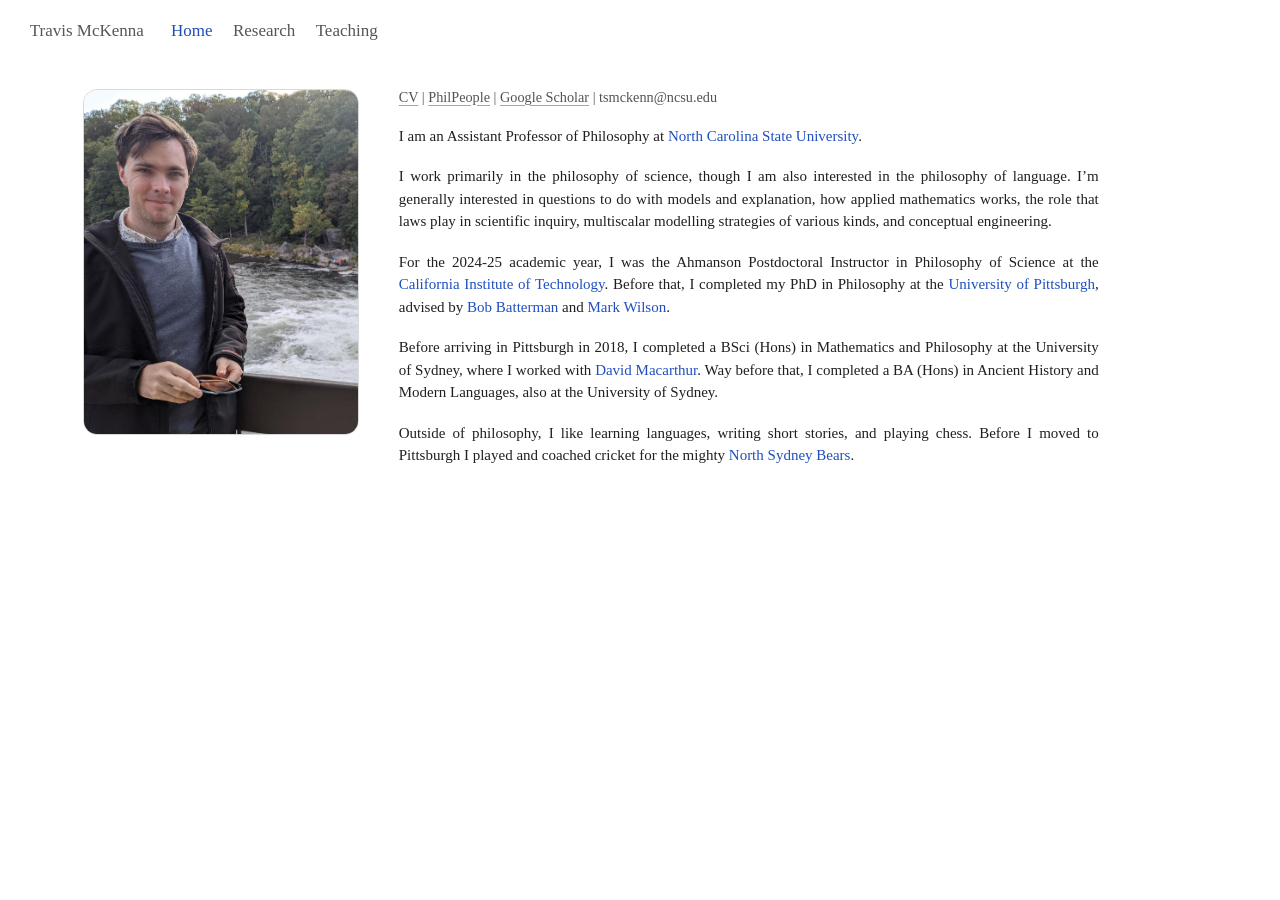
<file: index.html>
<!DOCTYPE html>
<html xmlns="http://www.w3.org/1999/xhtml" lang="en" xml:lang="en"><head>

<meta charset="utf-8">
<meta name="generator" content="quarto-1.8.27">

<meta name="viewport" content="width=device-width, initial-scale=1.0, user-scalable=yes">


<title>Travis McKenna</title>
<style>
code{white-space: pre-wrap;}
span.smallcaps{font-variant: small-caps;}
div.columns{display: flex; gap: min(4vw, 1.5em);}
div.column{flex: auto; overflow-x: auto;}
div.hanging-indent{margin-left: 1.5em; text-indent: -1.5em;}
ul.task-list{list-style: none;}
ul.task-list li input[type="checkbox"] {
  width: 0.8em;
  margin: 0 0.8em 0.2em -1em; /* quarto-specific, see https://github.com/quarto-dev/quarto-cli/issues/4556 */ 
  vertical-align: middle;
}
</style>


<script src="site_libs/quarto-nav/quarto-nav.js"></script>
<script src="site_libs/quarto-nav/headroom.min.js"></script>
<link href="./favicon.ico" rel="icon">
<script src="site_libs/clipboard/clipboard.min.js"></script>
<script src="site_libs/quarto-html/quarto.js" type="module"></script>
<script src="site_libs/quarto-html/tabsets/tabsets.js" type="module"></script>
<script src="site_libs/quarto-html/axe/axe-check.js" type="module"></script>
<script src="site_libs/quarto-html/popper.min.js"></script>
<script src="site_libs/quarto-html/tippy.umd.min.js"></script>
<script src="site_libs/quarto-html/anchor.min.js"></script>
<link href="site_libs/quarto-html/tippy.css" rel="stylesheet">
<link href="site_libs/quarto-html/quarto-syntax-highlighting-ed96de9b727972fe78a7b5d16c58bf87.css" rel="stylesheet" id="quarto-text-highlighting-styles">
<script src="site_libs/bootstrap/bootstrap.min.js"></script>
<link href="site_libs/bootstrap/bootstrap-icons.css" rel="stylesheet">
<link href="site_libs/bootstrap/bootstrap-61cd70adf5b8c1949b18c0fe842f1883.min.css" rel="stylesheet" append-hash="true" id="quarto-bootstrap" data-mode="light">
<script id="quarto-search-options" type="application/json">{
  "language": {
    "search-no-results-text": "No results",
    "search-matching-documents-text": "matching documents",
    "search-copy-link-title": "Copy link to search",
    "search-hide-matches-text": "Hide additional matches",
    "search-more-match-text": "more match in this document",
    "search-more-matches-text": "more matches in this document",
    "search-clear-button-title": "Clear",
    "search-text-placeholder": "",
    "search-detached-cancel-button-title": "Cancel",
    "search-submit-button-title": "Submit",
    "search-label": "Search"
  }
}</script>


<link rel="stylesheet" href="styles.css">
</head>

<body class="nav-fixed fullcontent quarto-light">

<div id="quarto-search-results"></div>
  <header id="quarto-header" class="headroom fixed-top">
    <nav class="navbar navbar-expand-lg " data-bs-theme="dark">
      <div class="navbar-container container-fluid">
      <div class="navbar-brand-container mx-auto">
    <a class="navbar-brand" href="./index.html">
    <span class="navbar-title">Travis McKenna</span>
    </a>
  </div>
          <button class="navbar-toggler" type="button" data-bs-toggle="collapse" data-bs-target="#navbarCollapse" aria-controls="navbarCollapse" role="menu" aria-expanded="false" aria-label="Toggle navigation" onclick="if (window.quartoToggleHeadroom) { window.quartoToggleHeadroom(); }">
  <span class="navbar-toggler-icon"></span>
</button>
          <div class="collapse navbar-collapse" id="navbarCollapse">
            <ul class="navbar-nav navbar-nav-scroll me-auto">
  <li class="nav-item">
    <a class="nav-link active" href="./index.html" aria-current="page"> 
<span class="menu-text">Home</span></a>
  </li>  
  <li class="nav-item">
    <a class="nav-link" href="./research.html"> 
<span class="menu-text">Research</span></a>
  </li>  
  <li class="nav-item">
    <a class="nav-link" href="./teaching.html"> 
<span class="menu-text">Teaching</span></a>
  </li>  
</ul>
          </div> <!-- /navcollapse -->
            <div class="quarto-navbar-tools">
</div>
      </div> <!-- /container-fluid -->
    </nav>
</header>
<!-- content -->
<div id="quarto-content" class="quarto-container page-columns page-rows-contents page-layout-article page-navbar">
<!-- sidebar -->
<!-- margin-sidebar -->
    
<!-- main -->
<main class="content" id="quarto-document-content"><header id="title-block-header" class="quarto-title-block"></header>




<div class="home-hero">
<div class="columns">
<div class="column" style="width:25%;">
<p><img src="images/headshot.jpeg" class="headshot img-fluid"></p>
</div><div class="column" style="width:75%;">
<div class="home-links">
<p><a href="files/CV.pdf">CV</a> | <a href="https://philpeople.org/profiles/travis-mckenna">PhilPeople</a> | <a href="https://scholar.google.com/citations?user=3LP8fyIAAAAJ&amp;hl=en">Google Scholar</a> | tsmckenn@ncsu.edu</p>
</div>
<p>I am an Assistant Professor of Philosophy at <a href="https://philrel.chass.ncsu.edu/">North Carolina State University</a>.</p>
<p>I work primarily in the philosophy of science, though I am also interested in the philosophy of language. I’m generally interested in questions to do with models and explanation, how applied mathematics works, the role that laws play in scientific inquiry, multiscalar modelling strategies of various kinds, and conceptual engineering.</p>
<p>For the 2024-25 academic year, I was the Ahmanson Postdoctoral Instructor in Philosophy of Science at the <a href="https://www.hss.caltech.edu/undergraduate-studies/philosophy">California Institute of Technology</a>. Before that, I completed my PhD in Philosophy at the <a href="https://www.philosophy.pitt.edu/">University of Pittsburgh</a>, advised by <a href="https://sites.pitt.edu/~rbatterm/">Bob Batterman</a> and <a href="https://www.philosophy.pitt.edu/people/mwilson">Mark Wilson</a>.</p>
<p>Before arriving in Pittsburgh in 2018, I completed a BSci (Hons) in Mathematics and Philosophy at the University of Sydney, where I worked with <a href="https://www.sydney.edu.au/arts/about/our-people/academic-staff/david-macarthur.html">David Macarthur</a>. Way before that, I completed a BA (Hons) in Ancient History and Modern Languages, also at the University of Sydney.</p>
<p>Outside of philosophy, I like learning languages, writing short stories, and playing chess. Before I moved to Pittsburgh I played and coached cricket for the mighty <a href="https://www.northsydneycc.com.au/">North Sydney Bears</a>.</p>
</div>
</div>


</div>

</main> <!-- /main -->
<script>
document.addEventListener("DOMContentLoaded", function () {
  const toggles = document.querySelectorAll(".abstract-toggle, .course-toggle");

  toggles.forEach((toggle) => {
    toggle.addEventListener("click", function (e) {
      e.preventDefault();

      // Find the nearest container (.pub or .course), then find the content inside it
      const container = toggle.closest(".pub, .course");
      if (!container) return;

      const content = container.querySelector(".abstract-content, .course-content");
      if (!content) return;

      content.style.display =
        content.style.display === "none" || content.style.display === ""
          ? "block"
          : "none";
    });
  });
});
</script>
<script id="quarto-html-after-body" type="application/javascript">
  window.document.addEventListener("DOMContentLoaded", function (event) {
    const icon = "";
    const anchorJS = new window.AnchorJS();
    anchorJS.options = {
      placement: 'right',
      icon: icon
    };
    anchorJS.add('.anchored');
    const isCodeAnnotation = (el) => {
      for (const clz of el.classList) {
        if (clz.startsWith('code-annotation-')) {                     
          return true;
        }
      }
      return false;
    }
    const onCopySuccess = function(e) {
      // button target
      const button = e.trigger;
      // don't keep focus
      button.blur();
      // flash "checked"
      button.classList.add('code-copy-button-checked');
      var currentTitle = button.getAttribute("title");
      button.setAttribute("title", "Copied!");
      let tooltip;
      if (window.bootstrap) {
        button.setAttribute("data-bs-toggle", "tooltip");
        button.setAttribute("data-bs-placement", "left");
        button.setAttribute("data-bs-title", "Copied!");
        tooltip = new bootstrap.Tooltip(button, 
          { trigger: "manual", 
            customClass: "code-copy-button-tooltip",
            offset: [0, -8]});
        tooltip.show();    
      }
      setTimeout(function() {
        if (tooltip) {
          tooltip.hide();
          button.removeAttribute("data-bs-title");
          button.removeAttribute("data-bs-toggle");
          button.removeAttribute("data-bs-placement");
        }
        button.setAttribute("title", currentTitle);
        button.classList.remove('code-copy-button-checked');
      }, 1000);
      // clear code selection
      e.clearSelection();
    }
    const getTextToCopy = function(trigger) {
      const outerScaffold = trigger.parentElement.cloneNode(true);
      const codeEl = outerScaffold.querySelector('code');
      for (const childEl of codeEl.children) {
        if (isCodeAnnotation(childEl)) {
          childEl.remove();
        }
      }
      return codeEl.innerText;
    }
    const clipboard = new window.ClipboardJS('.code-copy-button:not([data-in-quarto-modal])', {
      text: getTextToCopy
    });
    clipboard.on('success', onCopySuccess);
    if (window.document.getElementById('quarto-embedded-source-code-modal')) {
      const clipboardModal = new window.ClipboardJS('.code-copy-button[data-in-quarto-modal]', {
        text: getTextToCopy,
        container: window.document.getElementById('quarto-embedded-source-code-modal')
      });
      clipboardModal.on('success', onCopySuccess);
    }
      var localhostRegex = new RegExp(/^(?:http|https):\/\/localhost\:?[0-9]*\//);
      var mailtoRegex = new RegExp(/^mailto:/);
        var filterRegex = new RegExp('/' + window.location.host + '/');
      var isInternal = (href) => {
          return filterRegex.test(href) || localhostRegex.test(href) || mailtoRegex.test(href);
      }
      // Inspect non-navigation links and adorn them if external
     var links = window.document.querySelectorAll('a[href]:not(.nav-link):not(.navbar-brand):not(.toc-action):not(.sidebar-link):not(.sidebar-item-toggle):not(.pagination-link):not(.no-external):not([aria-hidden]):not(.dropdown-item):not(.quarto-navigation-tool):not(.about-link)');
      for (var i=0; i<links.length; i++) {
        const link = links[i];
        if (!isInternal(link.href)) {
          // undo the damage that might have been done by quarto-nav.js in the case of
          // links that we want to consider external
          if (link.dataset.originalHref !== undefined) {
            link.href = link.dataset.originalHref;
          }
        }
      }
    function tippyHover(el, contentFn, onTriggerFn, onUntriggerFn) {
      const config = {
        allowHTML: true,
        maxWidth: 500,
        delay: 100,
        arrow: false,
        appendTo: function(el) {
            return el.parentElement;
        },
        interactive: true,
        interactiveBorder: 10,
        theme: 'quarto',
        placement: 'bottom-start',
      };
      if (contentFn) {
        config.content = contentFn;
      }
      if (onTriggerFn) {
        config.onTrigger = onTriggerFn;
      }
      if (onUntriggerFn) {
        config.onUntrigger = onUntriggerFn;
      }
      window.tippy(el, config); 
    }
    const noterefs = window.document.querySelectorAll('a[role="doc-noteref"]');
    for (var i=0; i<noterefs.length; i++) {
      const ref = noterefs[i];
      tippyHover(ref, function() {
        // use id or data attribute instead here
        let href = ref.getAttribute('data-footnote-href') || ref.getAttribute('href');
        try { href = new URL(href).hash; } catch {}
        const id = href.replace(/^#\/?/, "");
        const note = window.document.getElementById(id);
        if (note) {
          return note.innerHTML;
        } else {
          return "";
        }
      });
    }
    const xrefs = window.document.querySelectorAll('a.quarto-xref');
    const processXRef = (id, note) => {
      // Strip column container classes
      const stripColumnClz = (el) => {
        el.classList.remove("page-full", "page-columns");
        if (el.children) {
          for (const child of el.children) {
            stripColumnClz(child);
          }
        }
      }
      stripColumnClz(note)
      if (id === null || id.startsWith('sec-')) {
        // Special case sections, only their first couple elements
        const container = document.createElement("div");
        if (note.children && note.children.length > 2) {
          container.appendChild(note.children[0].cloneNode(true));
          for (let i = 1; i < note.children.length; i++) {
            const child = note.children[i];
            if (child.tagName === "P" && child.innerText === "") {
              continue;
            } else {
              container.appendChild(child.cloneNode(true));
              break;
            }
          }
          if (window.Quarto?.typesetMath) {
            window.Quarto.typesetMath(container);
          }
          return container.innerHTML
        } else {
          if (window.Quarto?.typesetMath) {
            window.Quarto.typesetMath(note);
          }
          return note.innerHTML;
        }
      } else {
        // Remove any anchor links if they are present
        const anchorLink = note.querySelector('a.anchorjs-link');
        if (anchorLink) {
          anchorLink.remove();
        }
        if (window.Quarto?.typesetMath) {
          window.Quarto.typesetMath(note);
        }
        if (note.classList.contains("callout")) {
          return note.outerHTML;
        } else {
          return note.innerHTML;
        }
      }
    }
    for (var i=0; i<xrefs.length; i++) {
      const xref = xrefs[i];
      tippyHover(xref, undefined, function(instance) {
        instance.disable();
        let url = xref.getAttribute('href');
        let hash = undefined; 
        if (url.startsWith('#')) {
          hash = url;
        } else {
          try { hash = new URL(url).hash; } catch {}
        }
        if (hash) {
          const id = hash.replace(/^#\/?/, "");
          const note = window.document.getElementById(id);
          if (note !== null) {
            try {
              const html = processXRef(id, note.cloneNode(true));
              instance.setContent(html);
            } finally {
              instance.enable();
              instance.show();
            }
          } else {
            // See if we can fetch this
            fetch(url.split('#')[0])
            .then(res => res.text())
            .then(html => {
              const parser = new DOMParser();
              const htmlDoc = parser.parseFromString(html, "text/html");
              const note = htmlDoc.getElementById(id);
              if (note !== null) {
                const html = processXRef(id, note);
                instance.setContent(html);
              } 
            }).finally(() => {
              instance.enable();
              instance.show();
            });
          }
        } else {
          // See if we can fetch a full url (with no hash to target)
          // This is a special case and we should probably do some content thinning / targeting
          fetch(url)
          .then(res => res.text())
          .then(html => {
            const parser = new DOMParser();
            const htmlDoc = parser.parseFromString(html, "text/html");
            const note = htmlDoc.querySelector('main.content');
            if (note !== null) {
              // This should only happen for chapter cross references
              // (since there is no id in the URL)
              // remove the first header
              if (note.children.length > 0 && note.children[0].tagName === "HEADER") {
                note.children[0].remove();
              }
              const html = processXRef(null, note);
              instance.setContent(html);
            } 
          }).finally(() => {
            instance.enable();
            instance.show();
          });
        }
      }, function(instance) {
      });
    }
        let selectedAnnoteEl;
        const selectorForAnnotation = ( cell, annotation) => {
          let cellAttr = 'data-code-cell="' + cell + '"';
          let lineAttr = 'data-code-annotation="' +  annotation + '"';
          const selector = 'span[' + cellAttr + '][' + lineAttr + ']';
          return selector;
        }
        const selectCodeLines = (annoteEl) => {
          const doc = window.document;
          const targetCell = annoteEl.getAttribute("data-target-cell");
          const targetAnnotation = annoteEl.getAttribute("data-target-annotation");
          const annoteSpan = window.document.querySelector(selectorForAnnotation(targetCell, targetAnnotation));
          const lines = annoteSpan.getAttribute("data-code-lines").split(",");
          const lineIds = lines.map((line) => {
            return targetCell + "-" + line;
          })
          let top = null;
          let height = null;
          let parent = null;
          if (lineIds.length > 0) {
              //compute the position of the single el (top and bottom and make a div)
              const el = window.document.getElementById(lineIds[0]);
              top = el.offsetTop;
              height = el.offsetHeight;
              parent = el.parentElement.parentElement;
            if (lineIds.length > 1) {
              const lastEl = window.document.getElementById(lineIds[lineIds.length - 1]);
              const bottom = lastEl.offsetTop + lastEl.offsetHeight;
              height = bottom - top;
            }
            if (top !== null && height !== null && parent !== null) {
              // cook up a div (if necessary) and position it 
              let div = window.document.getElementById("code-annotation-line-highlight");
              if (div === null) {
                div = window.document.createElement("div");
                div.setAttribute("id", "code-annotation-line-highlight");
                div.style.position = 'absolute';
                parent.appendChild(div);
              }
              div.style.top = top - 2 + "px";
              div.style.height = height + 4 + "px";
              div.style.left = 0;
              let gutterDiv = window.document.getElementById("code-annotation-line-highlight-gutter");
              if (gutterDiv === null) {
                gutterDiv = window.document.createElement("div");
                gutterDiv.setAttribute("id", "code-annotation-line-highlight-gutter");
                gutterDiv.style.position = 'absolute';
                const codeCell = window.document.getElementById(targetCell);
                const gutter = codeCell.querySelector('.code-annotation-gutter');
                gutter.appendChild(gutterDiv);
              }
              gutterDiv.style.top = top - 2 + "px";
              gutterDiv.style.height = height + 4 + "px";
            }
            selectedAnnoteEl = annoteEl;
          }
        };
        const unselectCodeLines = () => {
          const elementsIds = ["code-annotation-line-highlight", "code-annotation-line-highlight-gutter"];
          elementsIds.forEach((elId) => {
            const div = window.document.getElementById(elId);
            if (div) {
              div.remove();
            }
          });
          selectedAnnoteEl = undefined;
        };
          // Handle positioning of the toggle
      window.addEventListener(
        "resize",
        throttle(() => {
          elRect = undefined;
          if (selectedAnnoteEl) {
            selectCodeLines(selectedAnnoteEl);
          }
        }, 10)
      );
      function throttle(fn, ms) {
      let throttle = false;
      let timer;
        return (...args) => {
          if(!throttle) { // first call gets through
              fn.apply(this, args);
              throttle = true;
          } else { // all the others get throttled
              if(timer) clearTimeout(timer); // cancel #2
              timer = setTimeout(() => {
                fn.apply(this, args);
                timer = throttle = false;
              }, ms);
          }
        };
      }
        // Attach click handler to the DT
        const annoteDls = window.document.querySelectorAll('dt[data-target-cell]');
        for (const annoteDlNode of annoteDls) {
          annoteDlNode.addEventListener('click', (event) => {
            const clickedEl = event.target;
            if (clickedEl !== selectedAnnoteEl) {
              unselectCodeLines();
              const activeEl = window.document.querySelector('dt[data-target-cell].code-annotation-active');
              if (activeEl) {
                activeEl.classList.remove('code-annotation-active');
              }
              selectCodeLines(clickedEl);
              clickedEl.classList.add('code-annotation-active');
            } else {
              // Unselect the line
              unselectCodeLines();
              clickedEl.classList.remove('code-annotation-active');
            }
          });
        }
    const findCites = (el) => {
      const parentEl = el.parentElement;
      if (parentEl) {
        const cites = parentEl.dataset.cites;
        if (cites) {
          return {
            el,
            cites: cites.split(' ')
          };
        } else {
          return findCites(el.parentElement)
        }
      } else {
        return undefined;
      }
    };
    var bibliorefs = window.document.querySelectorAll('a[role="doc-biblioref"]');
    for (var i=0; i<bibliorefs.length; i++) {
      const ref = bibliorefs[i];
      const citeInfo = findCites(ref);
      if (citeInfo) {
        tippyHover(citeInfo.el, function() {
          var popup = window.document.createElement('div');
          citeInfo.cites.forEach(function(cite) {
            var citeDiv = window.document.createElement('div');
            citeDiv.classList.add('hanging-indent');
            citeDiv.classList.add('csl-entry');
            var biblioDiv = window.document.getElementById('ref-' + cite);
            if (biblioDiv) {
              citeDiv.innerHTML = biblioDiv.innerHTML;
            }
            popup.appendChild(citeDiv);
          });
          return popup.innerHTML;
        });
      }
    }
  });
  </script>
</div> <!-- /content -->




</body></html>
</file>
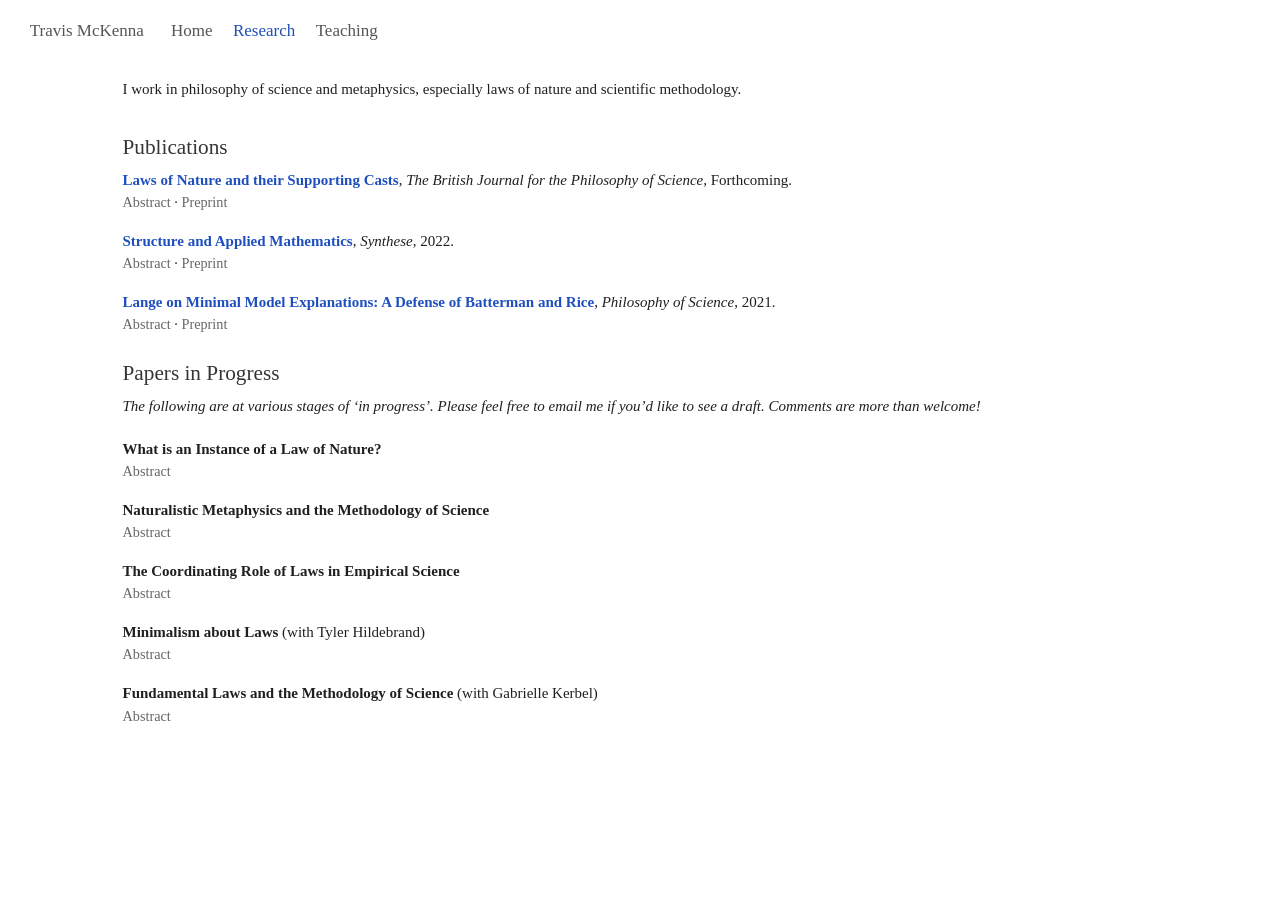
<file: research.html>
<!DOCTYPE html>
<html xmlns="http://www.w3.org/1999/xhtml" lang="en" xml:lang="en"><head>

<meta charset="utf-8">
<meta name="generator" content="quarto-1.8.27">

<meta name="viewport" content="width=device-width, initial-scale=1.0, user-scalable=yes">


<title>Research | Travis McKenna – Travis McKenna</title>
<style>
code{white-space: pre-wrap;}
span.smallcaps{font-variant: small-caps;}
div.columns{display: flex; gap: min(4vw, 1.5em);}
div.column{flex: auto; overflow-x: auto;}
div.hanging-indent{margin-left: 1.5em; text-indent: -1.5em;}
ul.task-list{list-style: none;}
ul.task-list li input[type="checkbox"] {
  width: 0.8em;
  margin: 0 0.8em 0.2em -1em; /* quarto-specific, see https://github.com/quarto-dev/quarto-cli/issues/4556 */ 
  vertical-align: middle;
}
</style>


<script src="site_libs/quarto-nav/quarto-nav.js"></script>
<script src="site_libs/quarto-nav/headroom.min.js"></script>
<link href="./favicon.ico" rel="icon">
<script src="site_libs/clipboard/clipboard.min.js"></script>
<script src="site_libs/quarto-html/quarto.js" type="module"></script>
<script src="site_libs/quarto-html/tabsets/tabsets.js" type="module"></script>
<script src="site_libs/quarto-html/axe/axe-check.js" type="module"></script>
<script src="site_libs/quarto-html/popper.min.js"></script>
<script src="site_libs/quarto-html/tippy.umd.min.js"></script>
<script src="site_libs/quarto-html/anchor.min.js"></script>
<link href="site_libs/quarto-html/tippy.css" rel="stylesheet">
<link href="site_libs/quarto-html/quarto-syntax-highlighting-ed96de9b727972fe78a7b5d16c58bf87.css" rel="stylesheet" id="quarto-text-highlighting-styles">
<script src="site_libs/bootstrap/bootstrap.min.js"></script>
<link href="site_libs/bootstrap/bootstrap-icons.css" rel="stylesheet">
<link href="site_libs/bootstrap/bootstrap-61cd70adf5b8c1949b18c0fe842f1883.min.css" rel="stylesheet" append-hash="true" id="quarto-bootstrap" data-mode="light">
<script id="quarto-search-options" type="application/json">{
  "language": {
    "search-no-results-text": "No results",
    "search-matching-documents-text": "matching documents",
    "search-copy-link-title": "Copy link to search",
    "search-hide-matches-text": "Hide additional matches",
    "search-more-match-text": "more match in this document",
    "search-more-matches-text": "more matches in this document",
    "search-clear-button-title": "Clear",
    "search-text-placeholder": "",
    "search-detached-cancel-button-title": "Cancel",
    "search-submit-button-title": "Submit",
    "search-label": "Search"
  }
}</script>


<link rel="stylesheet" href="styles.css">
</head>

<body class="nav-fixed fullcontent quarto-light">

<div id="quarto-search-results"></div>
  <header id="quarto-header" class="headroom fixed-top">
    <nav class="navbar navbar-expand-lg " data-bs-theme="dark">
      <div class="navbar-container container-fluid">
      <div class="navbar-brand-container mx-auto">
    <a class="navbar-brand" href="./index.html">
    <span class="navbar-title">Travis McKenna</span>
    </a>
  </div>
          <button class="navbar-toggler" type="button" data-bs-toggle="collapse" data-bs-target="#navbarCollapse" aria-controls="navbarCollapse" role="menu" aria-expanded="false" aria-label="Toggle navigation" onclick="if (window.quartoToggleHeadroom) { window.quartoToggleHeadroom(); }">
  <span class="navbar-toggler-icon"></span>
</button>
          <div class="collapse navbar-collapse" id="navbarCollapse">
            <ul class="navbar-nav navbar-nav-scroll me-auto">
  <li class="nav-item">
    <a class="nav-link" href="./index.html"> 
<span class="menu-text">Home</span></a>
  </li>  
  <li class="nav-item">
    <a class="nav-link active" href="./research.html" aria-current="page"> 
<span class="menu-text">Research</span></a>
  </li>  
  <li class="nav-item">
    <a class="nav-link" href="./teaching.html"> 
<span class="menu-text">Teaching</span></a>
  </li>  
</ul>
          </div> <!-- /navcollapse -->
            <div class="quarto-navbar-tools">
</div>
      </div> <!-- /container-fluid -->
    </nav>
</header>
<!-- content -->
<div id="quarto-content" class="quarto-container page-columns page-rows-contents page-layout-article page-navbar">
<!-- sidebar -->
<!-- margin-sidebar -->
    
<!-- main -->
<main class="content" id="quarto-document-content">

<header id="title-block-header" class="quarto-title-block default">
<div class="quarto-title">
<h1 class="title">Research | Travis McKenna</h1>
</div>



<div class="quarto-title-meta">

    
  
    
  </div>
  


</header>


<p>I work in philosophy of science and metaphysics, especially laws of nature and scientific methodology.</p>
<section id="publications" class="level4">
<h4 class="anchored" data-anchor-id="publications">Publications</h4>
<div class="pub">
<p class="pub-main">
<a href="https://www.journals.uchicago.edu/doi/10.1086/725906"><strong>Laws of Nature and their Supporting Casts</strong></a>, <em>The British Journal for the Philosophy of Science</em>, Forthcoming.
</p>
<p class="pub-links">
<a href="#" class="abstract-toggle">Abstract</a> · <a href="files/McKenna Supporting Casts Preprint.pdf">Preprint</a>
</p>
<div class="abstract-content">
It is an underappreciated fact about scientific practice that laws are very often not capable of <em>doing</em> very much on their very own. Rather, in providing us with predictions and explanations they rely on a <em>supporting cast</em> of helpers – things like boundary conditions, material parameters, rigidity constraints, and so on. I argue that this fact spells serious trouble for <em>Pragmatic Humean</em> accounts that attempt to pick out laws by way of the explanatory or predictive roles they play in scientific practice.
</div>
</div>
<div class="pub">
<p class="pub-main">
<a href="https://link.springer.com/article/10.1007/s11229-022-03873-x"><strong>Structure and Applied Mathematics</strong></a>, <em>Synthese</em>, 2022.
</p>
<p class="pub-links">
<a href="#" class="abstract-toggle">Abstract</a> · <a href="files/McKenna Structure and Applied Mathematics Preprint.pdf">Preprint</a>
</p>
<div class="abstract-content">
<em>Mapping accounts</em> hold that the application of mathematics to real world systems involves setting up the right kind of <em>mapping</em> between mathematical and physical structures. I argue that this picture relies on a strong assumption: that the mathematics involved in any application can be neatly packaged into a single mathematical structure. Looking at the multiscale modelling of sea ice, I suggest that this assumption is often too simple – real applications often require stitching together very different bits of mathematics in ways that resist this kind of tidy representation.
</div>
</div>
<div class="pub">
<p class="pub-main">
<a href="https://www.cambridge.org/core/journals/philosophy-of-science/article/abs/lange-on-minimal-model-explanations-a-defense-of-batterman-and-rice/F60F7998F3078E3E3564D29F16DA6283"><strong>Lange on Minimal Model Explanations: A Defense of Batterman and Rice</strong></a>, <em>Philosophy of Science</em>, 2021.
</p>
<p class="pub-links">
<a href="#" class="abstract-toggle">Abstract</a> · <a href="files/McKenna Minimal Models Preprint.pdf">Preprint</a>
</p>
<div class="abstract-content">
<em>Minimal model explanations</em> are supposed to capture patterns of behaviour that show up across very different kinds of physical systems. Marc Lange has argued that this picture faces serious problems. I suggest that these objections miss their mark: they rest on treating minimal models as if they were aimed at explaining <em>particular systems</em>, rather than the <em>robust patterns</em> that cut across them.
</div>
</div>
</section>
<section id="papers-in-progress" class="level4">
<h4 class="anchored" data-anchor-id="papers-in-progress">Papers in Progress</h4>
<p>
<em> The following are at various stages of ‘in progress’. Please feel free to email me if you’d like to see a draft. Comments are more than welcome! </em>
</p>
<div class="pub wip">
<p class="pub-main">
<strong>What is an Instance of a Law of Nature?</strong>
</p>
<p class="pub-links">
<a href="#" class="abstract-toggle">Abstract</a>
</p>
<div class="abstract-content">
Philosophers commonly treat the relationship between <em>scientific laws</em> and the <em>systems to which they apply</em> on the model of that between a <em>generalisation</em> and its <em>instances</em>. I argue that this kind of idealised approach cannot sustain the kind of fine-grained, practice-sensitive picture that many contemporary philosophers hope for. The upshot is simple: if we want our theories of laws to shed light on the detailed workings of scientific practice, we must move beyond this idealisation.
</div>
</div>
<div class="pub wip">
<p class="pub-main">
<strong>Naturalistic Metaphysics and the Methodology of Science</strong>
</p>
<p class="pub-links">
<a href="#" class="abstract-toggle">Abstract</a>
</p>
<div class="abstract-content">
Nina Emery has recently argued that anyone who believes that metaphysical theories should not <em>conflict</em> with our best scientific theories should also think that metaphysicians should actively employ the <em>methodology</em> of contemporary science. That is, anyone who is a <em>content naturalist</em> must be a <em>methodological naturalist</em>. I explain why this argument does not work and hint at what this might teach us about the relationship between metaphysical and scientific theorising.
</div>
</div>
<div class="pub wip">
<p class="pub-main">
<strong>The Coordinating Role of Laws in Empirical Science</strong>
</p>
<p class="pub-links">
<a href="#" class="abstract-toggle">Abstract</a>
</p>
<div class="abstract-content">
In thinking about the role that laws play in scientific practice, most philosophers take for granted that laws should be treated as some kind or other of <em>generalisation</em>. I argue that this logic-inflected picture prevents us from noticing and making sense of some important and interesting features of the way that laws function in scientific practice. In its stead, I develop a picture that focusses on the role that laws play within the construction of <em>scientific models</em>.
</div>
</div>
<div class="pub wip">
<p class="pub-main">
<strong>Minimalism about Laws</strong> (with Tyler Hildebrand)
</p>
<p class="pub-links">
<a href="#" class="abstract-toggle">Abstract</a>
</p>
<div class="abstract-content">
Arguments based on scientific practice have become extremely common in the literature on laws of nature. It is not always clear, however, exactly how or why such arguments are supposed to work. We attempt to lay out some criteria for the success of such arguments and suggest that they are harder to satisfy than many may have realised. This leads us to a view that we call <em>Minimalism</em>.
</div>
</div>
<div class="pub wip">
<p class="pub-main">
<strong>Fundamental Laws and the Methodology of Science</strong> (with Gabrielle Kerbel)
</p>
<p class="pub-links">
<a href="#" class="abstract-toggle">Abstract</a>
</p>
<div class="abstract-content">
Metaphysicians often distinguish between <em>fundamental</em> and <em>non-fundamental</em> laws. In doing so, they often assume that such a distinction plays an important role in the methodology of science. We show that the notion of <em>fundamental law</em> that appears in scientific practice is highly non-uniform and messy. If metaphysicians want to make use of such a distinction, they must do more than simply gesture at the presence of such a distinction in the methodology of science.
</div>
</div>


</section>

</main> <!-- /main -->
<script>
document.addEventListener("DOMContentLoaded", function () {
  const toggles = document.querySelectorAll(".abstract-toggle, .course-toggle");

  toggles.forEach((toggle) => {
    toggle.addEventListener("click", function (e) {
      e.preventDefault();

      // Find the nearest container (.pub or .course), then find the content inside it
      const container = toggle.closest(".pub, .course");
      if (!container) return;

      const content = container.querySelector(".abstract-content, .course-content");
      if (!content) return;

      content.style.display =
        content.style.display === "none" || content.style.display === ""
          ? "block"
          : "none";
    });
  });
});
</script>
<script id="quarto-html-after-body" type="application/javascript">
  window.document.addEventListener("DOMContentLoaded", function (event) {
    const icon = "";
    const anchorJS = new window.AnchorJS();
    anchorJS.options = {
      placement: 'right',
      icon: icon
    };
    anchorJS.add('.anchored');
    const isCodeAnnotation = (el) => {
      for (const clz of el.classList) {
        if (clz.startsWith('code-annotation-')) {                     
          return true;
        }
      }
      return false;
    }
    const onCopySuccess = function(e) {
      // button target
      const button = e.trigger;
      // don't keep focus
      button.blur();
      // flash "checked"
      button.classList.add('code-copy-button-checked');
      var currentTitle = button.getAttribute("title");
      button.setAttribute("title", "Copied!");
      let tooltip;
      if (window.bootstrap) {
        button.setAttribute("data-bs-toggle", "tooltip");
        button.setAttribute("data-bs-placement", "left");
        button.setAttribute("data-bs-title", "Copied!");
        tooltip = new bootstrap.Tooltip(button, 
          { trigger: "manual", 
            customClass: "code-copy-button-tooltip",
            offset: [0, -8]});
        tooltip.show();    
      }
      setTimeout(function() {
        if (tooltip) {
          tooltip.hide();
          button.removeAttribute("data-bs-title");
          button.removeAttribute("data-bs-toggle");
          button.removeAttribute("data-bs-placement");
        }
        button.setAttribute("title", currentTitle);
        button.classList.remove('code-copy-button-checked');
      }, 1000);
      // clear code selection
      e.clearSelection();
    }
    const getTextToCopy = function(trigger) {
      const outerScaffold = trigger.parentElement.cloneNode(true);
      const codeEl = outerScaffold.querySelector('code');
      for (const childEl of codeEl.children) {
        if (isCodeAnnotation(childEl)) {
          childEl.remove();
        }
      }
      return codeEl.innerText;
    }
    const clipboard = new window.ClipboardJS('.code-copy-button:not([data-in-quarto-modal])', {
      text: getTextToCopy
    });
    clipboard.on('success', onCopySuccess);
    if (window.document.getElementById('quarto-embedded-source-code-modal')) {
      const clipboardModal = new window.ClipboardJS('.code-copy-button[data-in-quarto-modal]', {
        text: getTextToCopy,
        container: window.document.getElementById('quarto-embedded-source-code-modal')
      });
      clipboardModal.on('success', onCopySuccess);
    }
      var localhostRegex = new RegExp(/^(?:http|https):\/\/localhost\:?[0-9]*\//);
      var mailtoRegex = new RegExp(/^mailto:/);
        var filterRegex = new RegExp('/' + window.location.host + '/');
      var isInternal = (href) => {
          return filterRegex.test(href) || localhostRegex.test(href) || mailtoRegex.test(href);
      }
      // Inspect non-navigation links and adorn them if external
     var links = window.document.querySelectorAll('a[href]:not(.nav-link):not(.navbar-brand):not(.toc-action):not(.sidebar-link):not(.sidebar-item-toggle):not(.pagination-link):not(.no-external):not([aria-hidden]):not(.dropdown-item):not(.quarto-navigation-tool):not(.about-link)');
      for (var i=0; i<links.length; i++) {
        const link = links[i];
        if (!isInternal(link.href)) {
          // undo the damage that might have been done by quarto-nav.js in the case of
          // links that we want to consider external
          if (link.dataset.originalHref !== undefined) {
            link.href = link.dataset.originalHref;
          }
        }
      }
    function tippyHover(el, contentFn, onTriggerFn, onUntriggerFn) {
      const config = {
        allowHTML: true,
        maxWidth: 500,
        delay: 100,
        arrow: false,
        appendTo: function(el) {
            return el.parentElement;
        },
        interactive: true,
        interactiveBorder: 10,
        theme: 'quarto',
        placement: 'bottom-start',
      };
      if (contentFn) {
        config.content = contentFn;
      }
      if (onTriggerFn) {
        config.onTrigger = onTriggerFn;
      }
      if (onUntriggerFn) {
        config.onUntrigger = onUntriggerFn;
      }
      window.tippy(el, config); 
    }
    const noterefs = window.document.querySelectorAll('a[role="doc-noteref"]');
    for (var i=0; i<noterefs.length; i++) {
      const ref = noterefs[i];
      tippyHover(ref, function() {
        // use id or data attribute instead here
        let href = ref.getAttribute('data-footnote-href') || ref.getAttribute('href');
        try { href = new URL(href).hash; } catch {}
        const id = href.replace(/^#\/?/, "");
        const note = window.document.getElementById(id);
        if (note) {
          return note.innerHTML;
        } else {
          return "";
        }
      });
    }
    const xrefs = window.document.querySelectorAll('a.quarto-xref');
    const processXRef = (id, note) => {
      // Strip column container classes
      const stripColumnClz = (el) => {
        el.classList.remove("page-full", "page-columns");
        if (el.children) {
          for (const child of el.children) {
            stripColumnClz(child);
          }
        }
      }
      stripColumnClz(note)
      if (id === null || id.startsWith('sec-')) {
        // Special case sections, only their first couple elements
        const container = document.createElement("div");
        if (note.children && note.children.length > 2) {
          container.appendChild(note.children[0].cloneNode(true));
          for (let i = 1; i < note.children.length; i++) {
            const child = note.children[i];
            if (child.tagName === "P" && child.innerText === "") {
              continue;
            } else {
              container.appendChild(child.cloneNode(true));
              break;
            }
          }
          if (window.Quarto?.typesetMath) {
            window.Quarto.typesetMath(container);
          }
          return container.innerHTML
        } else {
          if (window.Quarto?.typesetMath) {
            window.Quarto.typesetMath(note);
          }
          return note.innerHTML;
        }
      } else {
        // Remove any anchor links if they are present
        const anchorLink = note.querySelector('a.anchorjs-link');
        if (anchorLink) {
          anchorLink.remove();
        }
        if (window.Quarto?.typesetMath) {
          window.Quarto.typesetMath(note);
        }
        if (note.classList.contains("callout")) {
          return note.outerHTML;
        } else {
          return note.innerHTML;
        }
      }
    }
    for (var i=0; i<xrefs.length; i++) {
      const xref = xrefs[i];
      tippyHover(xref, undefined, function(instance) {
        instance.disable();
        let url = xref.getAttribute('href');
        let hash = undefined; 
        if (url.startsWith('#')) {
          hash = url;
        } else {
          try { hash = new URL(url).hash; } catch {}
        }
        if (hash) {
          const id = hash.replace(/^#\/?/, "");
          const note = window.document.getElementById(id);
          if (note !== null) {
            try {
              const html = processXRef(id, note.cloneNode(true));
              instance.setContent(html);
            } finally {
              instance.enable();
              instance.show();
            }
          } else {
            // See if we can fetch this
            fetch(url.split('#')[0])
            .then(res => res.text())
            .then(html => {
              const parser = new DOMParser();
              const htmlDoc = parser.parseFromString(html, "text/html");
              const note = htmlDoc.getElementById(id);
              if (note !== null) {
                const html = processXRef(id, note);
                instance.setContent(html);
              } 
            }).finally(() => {
              instance.enable();
              instance.show();
            });
          }
        } else {
          // See if we can fetch a full url (with no hash to target)
          // This is a special case and we should probably do some content thinning / targeting
          fetch(url)
          .then(res => res.text())
          .then(html => {
            const parser = new DOMParser();
            const htmlDoc = parser.parseFromString(html, "text/html");
            const note = htmlDoc.querySelector('main.content');
            if (note !== null) {
              // This should only happen for chapter cross references
              // (since there is no id in the URL)
              // remove the first header
              if (note.children.length > 0 && note.children[0].tagName === "HEADER") {
                note.children[0].remove();
              }
              const html = processXRef(null, note);
              instance.setContent(html);
            } 
          }).finally(() => {
            instance.enable();
            instance.show();
          });
        }
      }, function(instance) {
      });
    }
        let selectedAnnoteEl;
        const selectorForAnnotation = ( cell, annotation) => {
          let cellAttr = 'data-code-cell="' + cell + '"';
          let lineAttr = 'data-code-annotation="' +  annotation + '"';
          const selector = 'span[' + cellAttr + '][' + lineAttr + ']';
          return selector;
        }
        const selectCodeLines = (annoteEl) => {
          const doc = window.document;
          const targetCell = annoteEl.getAttribute("data-target-cell");
          const targetAnnotation = annoteEl.getAttribute("data-target-annotation");
          const annoteSpan = window.document.querySelector(selectorForAnnotation(targetCell, targetAnnotation));
          const lines = annoteSpan.getAttribute("data-code-lines").split(",");
          const lineIds = lines.map((line) => {
            return targetCell + "-" + line;
          })
          let top = null;
          let height = null;
          let parent = null;
          if (lineIds.length > 0) {
              //compute the position of the single el (top and bottom and make a div)
              const el = window.document.getElementById(lineIds[0]);
              top = el.offsetTop;
              height = el.offsetHeight;
              parent = el.parentElement.parentElement;
            if (lineIds.length > 1) {
              const lastEl = window.document.getElementById(lineIds[lineIds.length - 1]);
              const bottom = lastEl.offsetTop + lastEl.offsetHeight;
              height = bottom - top;
            }
            if (top !== null && height !== null && parent !== null) {
              // cook up a div (if necessary) and position it 
              let div = window.document.getElementById("code-annotation-line-highlight");
              if (div === null) {
                div = window.document.createElement("div");
                div.setAttribute("id", "code-annotation-line-highlight");
                div.style.position = 'absolute';
                parent.appendChild(div);
              }
              div.style.top = top - 2 + "px";
              div.style.height = height + 4 + "px";
              div.style.left = 0;
              let gutterDiv = window.document.getElementById("code-annotation-line-highlight-gutter");
              if (gutterDiv === null) {
                gutterDiv = window.document.createElement("div");
                gutterDiv.setAttribute("id", "code-annotation-line-highlight-gutter");
                gutterDiv.style.position = 'absolute';
                const codeCell = window.document.getElementById(targetCell);
                const gutter = codeCell.querySelector('.code-annotation-gutter');
                gutter.appendChild(gutterDiv);
              }
              gutterDiv.style.top = top - 2 + "px";
              gutterDiv.style.height = height + 4 + "px";
            }
            selectedAnnoteEl = annoteEl;
          }
        };
        const unselectCodeLines = () => {
          const elementsIds = ["code-annotation-line-highlight", "code-annotation-line-highlight-gutter"];
          elementsIds.forEach((elId) => {
            const div = window.document.getElementById(elId);
            if (div) {
              div.remove();
            }
          });
          selectedAnnoteEl = undefined;
        };
          // Handle positioning of the toggle
      window.addEventListener(
        "resize",
        throttle(() => {
          elRect = undefined;
          if (selectedAnnoteEl) {
            selectCodeLines(selectedAnnoteEl);
          }
        }, 10)
      );
      function throttle(fn, ms) {
      let throttle = false;
      let timer;
        return (...args) => {
          if(!throttle) { // first call gets through
              fn.apply(this, args);
              throttle = true;
          } else { // all the others get throttled
              if(timer) clearTimeout(timer); // cancel #2
              timer = setTimeout(() => {
                fn.apply(this, args);
                timer = throttle = false;
              }, ms);
          }
        };
      }
        // Attach click handler to the DT
        const annoteDls = window.document.querySelectorAll('dt[data-target-cell]');
        for (const annoteDlNode of annoteDls) {
          annoteDlNode.addEventListener('click', (event) => {
            const clickedEl = event.target;
            if (clickedEl !== selectedAnnoteEl) {
              unselectCodeLines();
              const activeEl = window.document.querySelector('dt[data-target-cell].code-annotation-active');
              if (activeEl) {
                activeEl.classList.remove('code-annotation-active');
              }
              selectCodeLines(clickedEl);
              clickedEl.classList.add('code-annotation-active');
            } else {
              // Unselect the line
              unselectCodeLines();
              clickedEl.classList.remove('code-annotation-active');
            }
          });
        }
    const findCites = (el) => {
      const parentEl = el.parentElement;
      if (parentEl) {
        const cites = parentEl.dataset.cites;
        if (cites) {
          return {
            el,
            cites: cites.split(' ')
          };
        } else {
          return findCites(el.parentElement)
        }
      } else {
        return undefined;
      }
    };
    var bibliorefs = window.document.querySelectorAll('a[role="doc-biblioref"]');
    for (var i=0; i<bibliorefs.length; i++) {
      const ref = bibliorefs[i];
      const citeInfo = findCites(ref);
      if (citeInfo) {
        tippyHover(citeInfo.el, function() {
          var popup = window.document.createElement('div');
          citeInfo.cites.forEach(function(cite) {
            var citeDiv = window.document.createElement('div');
            citeDiv.classList.add('hanging-indent');
            citeDiv.classList.add('csl-entry');
            var biblioDiv = window.document.getElementById('ref-' + cite);
            if (biblioDiv) {
              citeDiv.innerHTML = biblioDiv.innerHTML;
            }
            popup.appendChild(citeDiv);
          });
          return popup.innerHTML;
        });
      }
    }
  });
  </script>
</div> <!-- /content -->




</body></html>
</file>
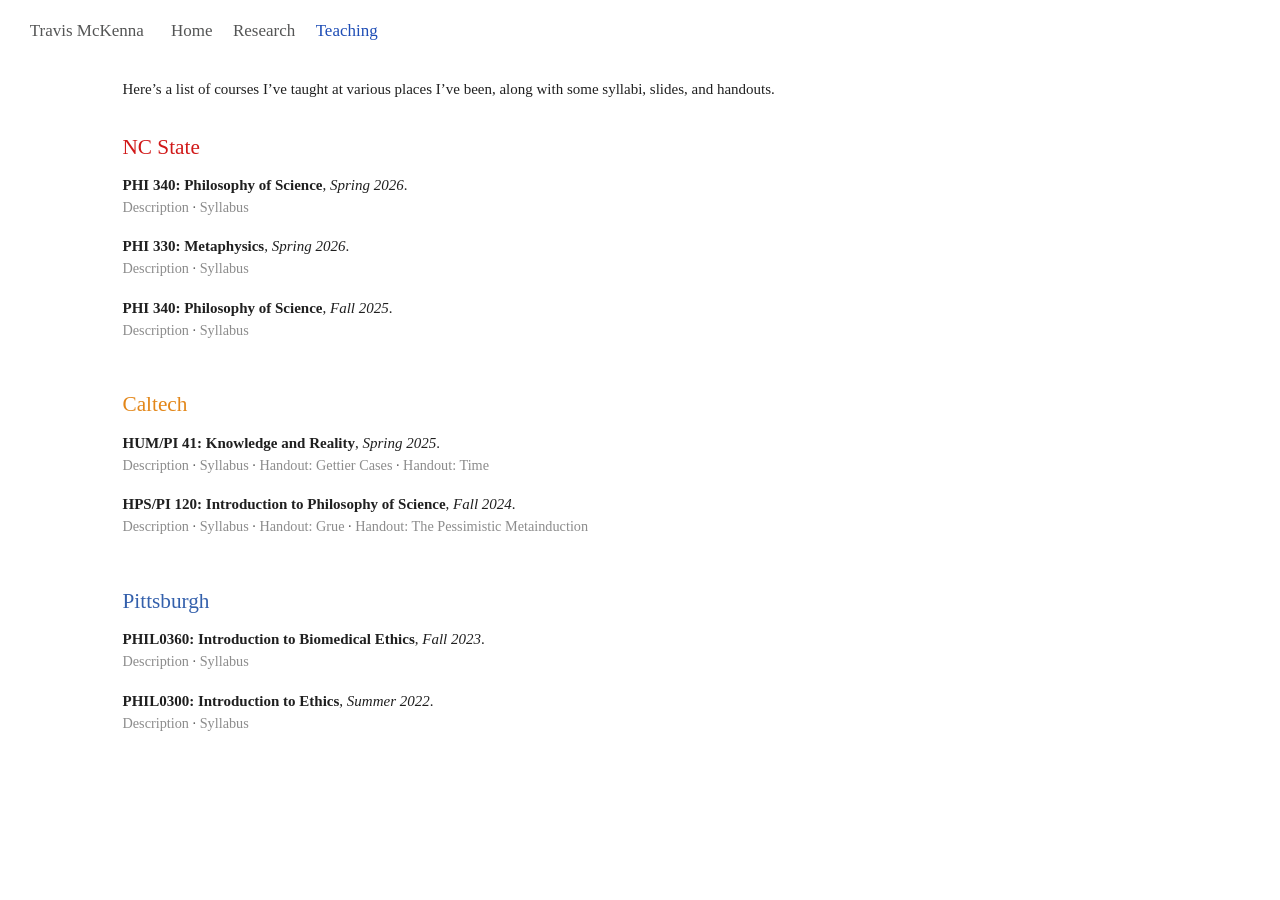
<file: teaching.html>
<!DOCTYPE html>
<html xmlns="http://www.w3.org/1999/xhtml" lang="en" xml:lang="en"><head>

<meta charset="utf-8">
<meta name="generator" content="quarto-1.8.27">

<meta name="viewport" content="width=device-width, initial-scale=1.0, user-scalable=yes">


<title>Teaching | Travis McKenna – Travis McKenna</title>
<style>
code{white-space: pre-wrap;}
span.smallcaps{font-variant: small-caps;}
div.columns{display: flex; gap: min(4vw, 1.5em);}
div.column{flex: auto; overflow-x: auto;}
div.hanging-indent{margin-left: 1.5em; text-indent: -1.5em;}
ul.task-list{list-style: none;}
ul.task-list li input[type="checkbox"] {
  width: 0.8em;
  margin: 0 0.8em 0.2em -1em; /* quarto-specific, see https://github.com/quarto-dev/quarto-cli/issues/4556 */ 
  vertical-align: middle;
}
</style>


<script src="site_libs/quarto-nav/quarto-nav.js"></script>
<script src="site_libs/quarto-nav/headroom.min.js"></script>
<link href="./favicon.ico" rel="icon">
<script src="site_libs/clipboard/clipboard.min.js"></script>
<script src="site_libs/quarto-html/quarto.js" type="module"></script>
<script src="site_libs/quarto-html/tabsets/tabsets.js" type="module"></script>
<script src="site_libs/quarto-html/axe/axe-check.js" type="module"></script>
<script src="site_libs/quarto-html/popper.min.js"></script>
<script src="site_libs/quarto-html/tippy.umd.min.js"></script>
<script src="site_libs/quarto-html/anchor.min.js"></script>
<link href="site_libs/quarto-html/tippy.css" rel="stylesheet">
<link href="site_libs/quarto-html/quarto-syntax-highlighting-ed96de9b727972fe78a7b5d16c58bf87.css" rel="stylesheet" id="quarto-text-highlighting-styles">
<script src="site_libs/bootstrap/bootstrap.min.js"></script>
<link href="site_libs/bootstrap/bootstrap-icons.css" rel="stylesheet">
<link href="site_libs/bootstrap/bootstrap-61cd70adf5b8c1949b18c0fe842f1883.min.css" rel="stylesheet" append-hash="true" id="quarto-bootstrap" data-mode="light">
<script id="quarto-search-options" type="application/json">{
  "language": {
    "search-no-results-text": "No results",
    "search-matching-documents-text": "matching documents",
    "search-copy-link-title": "Copy link to search",
    "search-hide-matches-text": "Hide additional matches",
    "search-more-match-text": "more match in this document",
    "search-more-matches-text": "more matches in this document",
    "search-clear-button-title": "Clear",
    "search-text-placeholder": "",
    "search-detached-cancel-button-title": "Cancel",
    "search-submit-button-title": "Submit",
    "search-label": "Search"
  }
}</script>


<link rel="stylesheet" href="styles.css">
</head>

<body class="nav-fixed teaching-page fullcontent quarto-light">

<div id="quarto-search-results"></div>
  <header id="quarto-header" class="headroom fixed-top">
    <nav class="navbar navbar-expand-lg " data-bs-theme="dark">
      <div class="navbar-container container-fluid">
      <div class="navbar-brand-container mx-auto">
    <a class="navbar-brand" href="./index.html">
    <span class="navbar-title">Travis McKenna</span>
    </a>
  </div>
          <button class="navbar-toggler" type="button" data-bs-toggle="collapse" data-bs-target="#navbarCollapse" aria-controls="navbarCollapse" role="menu" aria-expanded="false" aria-label="Toggle navigation" onclick="if (window.quartoToggleHeadroom) { window.quartoToggleHeadroom(); }">
  <span class="navbar-toggler-icon"></span>
</button>
          <div class="collapse navbar-collapse" id="navbarCollapse">
            <ul class="navbar-nav navbar-nav-scroll me-auto">
  <li class="nav-item">
    <a class="nav-link" href="./index.html"> 
<span class="menu-text">Home</span></a>
  </li>  
  <li class="nav-item">
    <a class="nav-link" href="./research.html"> 
<span class="menu-text">Research</span></a>
  </li>  
  <li class="nav-item">
    <a class="nav-link active" href="./teaching.html" aria-current="page"> 
<span class="menu-text">Teaching</span></a>
  </li>  
</ul>
          </div> <!-- /navcollapse -->
            <div class="quarto-navbar-tools">
</div>
      </div> <!-- /container-fluid -->
    </nav>
</header>
<!-- content -->
<div id="quarto-content" class="quarto-container page-columns page-rows-contents page-layout-article page-navbar">
<!-- sidebar -->
<!-- margin-sidebar -->
    
<!-- main -->
<main class="content" id="quarto-document-content">

<header id="title-block-header" class="quarto-title-block default">
<div class="quarto-title">
<h1 class="title">Teaching | Travis McKenna</h1>
</div>



<div class="quarto-title-meta">

    
  
    
  </div>
  


</header>


<p>Here’s a list of courses I’ve taught at various places I’ve been, along with some syllabi, slides, and handouts.</p>
<section id="nc-state" class="level4 inst-ncsu">
<h4 class="inst-ncsu anchored" data-anchor-id="nc-state">NC State</h4>
<div class="pub">
<p class="pub-main">
<strong>PHI 340: Philosophy of Science</strong>, <em>Spring 2026</em>.
</p>
<p class="pub-links">
<a href="#" class="abstract-toggle">Description</a> · <a href="files/Syllabus PHI 340 SP 2026.pdf">Syllabus</a>
</p>
<div class="abstract-content">
A general introduction to the philosophy of science. We start by thinking about the classic problem of <em>demarcating</em> science from pseudoscience. Having cut our teeth a bit, we then move on to questions about induction, confirmation, observation, and theory change. This puts us in a position to think carefully about the important question of <em>scientific realism</em>: do scientific theories provide us with a <em>true description of reality</em>?
</div>
</div>
<div class="pub">
<p class="pub-main">
<strong>PHI 330: Metaphysics</strong>, <em>Spring 2026</em>.
</p>
<p class="pub-links">
<a href="#" class="abstract-toggle">Description</a> · <a href="#">Syllabus</a>
</p>
<div class="abstract-content">
A general introduction to metaphysics. We begin with a sort of <em>logic boot camp</em>, after which we will be equipped to think about various ontological questions concerning constitution, personal identity, abstracta, and so on. We then move on to thinking about the nature of possibility and time, before closing by working through closely related questions about causation and laws of nature.
</div>
</div>
<div class="pub">
<p class="pub-main">
<strong>PHI 340: Philosophy of Science</strong>, <em>Fall 2025</em>.
</p>
<p class="pub-links">
<a href="#" class="abstract-toggle">Description</a> · <a href="files/Syllabus PHI 340 FA 2025.pdf">Syllabus</a>
</p>
<div class="abstract-content">
A general introduction to the philosophy of science. We start by thinking about the classic problem of <em>demarcating</em> science from pseudoscience. Having cut our teeth a bit, we then move on to questions about induction, confirmation, observation, and theory change. This puts us in a position to think carefully about the important question of <em>scientific realism</em>: do scientific theories provide us with a <em>true description of reality</em>?
</div>
</div>
</section>
<section id="caltech" class="level4 inst-caltech">
<h4 class="inst-caltech anchored" data-anchor-id="caltech">Caltech</h4>
<div class="pub">
<p class="pub-main">
<strong>HUM/PI 41: Knowledge and Reality</strong>, <em>Spring 2025</em>.
</p>
<p class="pub-links">
<a href="#" class="abstract-toggle">Description</a> · <a href="files/Syllabus PH 41 SP 2025.pdf">Syllabus</a> · <a href="files/Handout PH 41 Gettier.pdf">Handout: Gettier Cases</a> · <a href="files/Handout PH 41 Time.pdf">Handout: Time</a>
</p>
<div class="abstract-content">
An introduction to metaphysics and epistemology. We start with epistemology, considering various classic analyses of knowledge and the problems by which they are beset. We then consider questions about skepticism and the kinds of justification we can have for our beliefs. Moving onto metaphysics, we work our way through a host of classic debates in metaphysics: personal identity, time, causation, laws of nature, and so on.
</div>
</div>
<div class="pub">
<p class="pub-main">
<strong>HPS/PI 120: Introduction to Philosophy of Science</strong>, <em>Fall 2024</em>.
</p>
<p class="pub-links">
<a href="#" class="abstract-toggle">Description</a> · <a href="files/Syllabus HPS 120 FA 2024.pdf">Syllabus</a> · <a href="files/Handout HPS 120 1.pdf">Handout: Grue</a> · <a href="files/Handout HPS 120 2.pdf">Handout: The Pessimistic Metainduction</a>
</p>
<div class="abstract-content">
A general introduction to the philosophy of science. We start by thinking about the classic problem of <em>demarcating</em> science from pseudoscience. Having cut our teeth a bit, we then move on to questions about induction, confirmation, observation, and theory change. This puts us in a position to think carefully about the important question of <em>scientific realism</em>: do scientific theories provide us with a <em>true description of reality</em>?
</div>
</div>
</section>
<section id="pittsburgh" class="level4 inst-pitt">
<h4 class="inst-pitt anchored" data-anchor-id="pittsburgh">Pittsburgh</h4>
<div class="pub">
<p class="pub-main">
<strong>PHIL0360: Introduction to Biomedical Ethics</strong>, <em>Fall 2023</em>.
</p>
<p class="pub-links">
<a href="#" class="abstract-toggle">Description</a> · <a href="files/Syllabus PHIL 0360 FA 2023.pdf">Syllabus</a>
</p>
<div class="abstract-content">
We begin with a quick whirlwind tour through deontological and consequentialist moral theories. We then think about various bioethical questions that arise in the context of both the ends and beginnings of our lives. We close by examining various thorny ethical challenges that arise from the use of technology in different biomedical contexts.
</div>
</div>
<div class="pub">
<p class="pub-main">
<strong>PHIL0300: Introduction to Ethics</strong>, <em>Summer 2022</em>.
</p>
<p class="pub-links">
<a href="#" class="abstract-toggle">Description</a> · <a href="files/Syllabus PHIL 0300 SU 2022.pdf">Syllabus</a>
</p>
<div class="abstract-content">
An introduction to moral philosophy by way of the two most prominent forms of moral theory: deontology and consequentialism. We begin by learning what these two kinds of moral theory are and how they differ, move on to thinking about the various arguments that have been offered in support of various forms of these theories, and end by considering how these theories help us to think about various applied ethical cases.
</div>
</div>


</section>

</main> <!-- /main -->
<script>
document.addEventListener("DOMContentLoaded", function () {
  const toggles = document.querySelectorAll(".abstract-toggle, .course-toggle");

  toggles.forEach((toggle) => {
    toggle.addEventListener("click", function (e) {
      e.preventDefault();

      // Find the nearest container (.pub or .course), then find the content inside it
      const container = toggle.closest(".pub, .course");
      if (!container) return;

      const content = container.querySelector(".abstract-content, .course-content");
      if (!content) return;

      content.style.display =
        content.style.display === "none" || content.style.display === ""
          ? "block"
          : "none";
    });
  });
});
</script>
<script id="quarto-html-after-body" type="application/javascript">
  window.document.addEventListener("DOMContentLoaded", function (event) {
    const icon = "";
    const anchorJS = new window.AnchorJS();
    anchorJS.options = {
      placement: 'right',
      icon: icon
    };
    anchorJS.add('.anchored');
    const isCodeAnnotation = (el) => {
      for (const clz of el.classList) {
        if (clz.startsWith('code-annotation-')) {                     
          return true;
        }
      }
      return false;
    }
    const onCopySuccess = function(e) {
      // button target
      const button = e.trigger;
      // don't keep focus
      button.blur();
      // flash "checked"
      button.classList.add('code-copy-button-checked');
      var currentTitle = button.getAttribute("title");
      button.setAttribute("title", "Copied!");
      let tooltip;
      if (window.bootstrap) {
        button.setAttribute("data-bs-toggle", "tooltip");
        button.setAttribute("data-bs-placement", "left");
        button.setAttribute("data-bs-title", "Copied!");
        tooltip = new bootstrap.Tooltip(button, 
          { trigger: "manual", 
            customClass: "code-copy-button-tooltip",
            offset: [0, -8]});
        tooltip.show();    
      }
      setTimeout(function() {
        if (tooltip) {
          tooltip.hide();
          button.removeAttribute("data-bs-title");
          button.removeAttribute("data-bs-toggle");
          button.removeAttribute("data-bs-placement");
        }
        button.setAttribute("title", currentTitle);
        button.classList.remove('code-copy-button-checked');
      }, 1000);
      // clear code selection
      e.clearSelection();
    }
    const getTextToCopy = function(trigger) {
      const outerScaffold = trigger.parentElement.cloneNode(true);
      const codeEl = outerScaffold.querySelector('code');
      for (const childEl of codeEl.children) {
        if (isCodeAnnotation(childEl)) {
          childEl.remove();
        }
      }
      return codeEl.innerText;
    }
    const clipboard = new window.ClipboardJS('.code-copy-button:not([data-in-quarto-modal])', {
      text: getTextToCopy
    });
    clipboard.on('success', onCopySuccess);
    if (window.document.getElementById('quarto-embedded-source-code-modal')) {
      const clipboardModal = new window.ClipboardJS('.code-copy-button[data-in-quarto-modal]', {
        text: getTextToCopy,
        container: window.document.getElementById('quarto-embedded-source-code-modal')
      });
      clipboardModal.on('success', onCopySuccess);
    }
      var localhostRegex = new RegExp(/^(?:http|https):\/\/localhost\:?[0-9]*\//);
      var mailtoRegex = new RegExp(/^mailto:/);
        var filterRegex = new RegExp('/' + window.location.host + '/');
      var isInternal = (href) => {
          return filterRegex.test(href) || localhostRegex.test(href) || mailtoRegex.test(href);
      }
      // Inspect non-navigation links and adorn them if external
     var links = window.document.querySelectorAll('a[href]:not(.nav-link):not(.navbar-brand):not(.toc-action):not(.sidebar-link):not(.sidebar-item-toggle):not(.pagination-link):not(.no-external):not([aria-hidden]):not(.dropdown-item):not(.quarto-navigation-tool):not(.about-link)');
      for (var i=0; i<links.length; i++) {
        const link = links[i];
        if (!isInternal(link.href)) {
          // undo the damage that might have been done by quarto-nav.js in the case of
          // links that we want to consider external
          if (link.dataset.originalHref !== undefined) {
            link.href = link.dataset.originalHref;
          }
        }
      }
    function tippyHover(el, contentFn, onTriggerFn, onUntriggerFn) {
      const config = {
        allowHTML: true,
        maxWidth: 500,
        delay: 100,
        arrow: false,
        appendTo: function(el) {
            return el.parentElement;
        },
        interactive: true,
        interactiveBorder: 10,
        theme: 'quarto',
        placement: 'bottom-start',
      };
      if (contentFn) {
        config.content = contentFn;
      }
      if (onTriggerFn) {
        config.onTrigger = onTriggerFn;
      }
      if (onUntriggerFn) {
        config.onUntrigger = onUntriggerFn;
      }
      window.tippy(el, config); 
    }
    const noterefs = window.document.querySelectorAll('a[role="doc-noteref"]');
    for (var i=0; i<noterefs.length; i++) {
      const ref = noterefs[i];
      tippyHover(ref, function() {
        // use id or data attribute instead here
        let href = ref.getAttribute('data-footnote-href') || ref.getAttribute('href');
        try { href = new URL(href).hash; } catch {}
        const id = href.replace(/^#\/?/, "");
        const note = window.document.getElementById(id);
        if (note) {
          return note.innerHTML;
        } else {
          return "";
        }
      });
    }
    const xrefs = window.document.querySelectorAll('a.quarto-xref');
    const processXRef = (id, note) => {
      // Strip column container classes
      const stripColumnClz = (el) => {
        el.classList.remove("page-full", "page-columns");
        if (el.children) {
          for (const child of el.children) {
            stripColumnClz(child);
          }
        }
      }
      stripColumnClz(note)
      if (id === null || id.startsWith('sec-')) {
        // Special case sections, only their first couple elements
        const container = document.createElement("div");
        if (note.children && note.children.length > 2) {
          container.appendChild(note.children[0].cloneNode(true));
          for (let i = 1; i < note.children.length; i++) {
            const child = note.children[i];
            if (child.tagName === "P" && child.innerText === "") {
              continue;
            } else {
              container.appendChild(child.cloneNode(true));
              break;
            }
          }
          if (window.Quarto?.typesetMath) {
            window.Quarto.typesetMath(container);
          }
          return container.innerHTML
        } else {
          if (window.Quarto?.typesetMath) {
            window.Quarto.typesetMath(note);
          }
          return note.innerHTML;
        }
      } else {
        // Remove any anchor links if they are present
        const anchorLink = note.querySelector('a.anchorjs-link');
        if (anchorLink) {
          anchorLink.remove();
        }
        if (window.Quarto?.typesetMath) {
          window.Quarto.typesetMath(note);
        }
        if (note.classList.contains("callout")) {
          return note.outerHTML;
        } else {
          return note.innerHTML;
        }
      }
    }
    for (var i=0; i<xrefs.length; i++) {
      const xref = xrefs[i];
      tippyHover(xref, undefined, function(instance) {
        instance.disable();
        let url = xref.getAttribute('href');
        let hash = undefined; 
        if (url.startsWith('#')) {
          hash = url;
        } else {
          try { hash = new URL(url).hash; } catch {}
        }
        if (hash) {
          const id = hash.replace(/^#\/?/, "");
          const note = window.document.getElementById(id);
          if (note !== null) {
            try {
              const html = processXRef(id, note.cloneNode(true));
              instance.setContent(html);
            } finally {
              instance.enable();
              instance.show();
            }
          } else {
            // See if we can fetch this
            fetch(url.split('#')[0])
            .then(res => res.text())
            .then(html => {
              const parser = new DOMParser();
              const htmlDoc = parser.parseFromString(html, "text/html");
              const note = htmlDoc.getElementById(id);
              if (note !== null) {
                const html = processXRef(id, note);
                instance.setContent(html);
              } 
            }).finally(() => {
              instance.enable();
              instance.show();
            });
          }
        } else {
          // See if we can fetch a full url (with no hash to target)
          // This is a special case and we should probably do some content thinning / targeting
          fetch(url)
          .then(res => res.text())
          .then(html => {
            const parser = new DOMParser();
            const htmlDoc = parser.parseFromString(html, "text/html");
            const note = htmlDoc.querySelector('main.content');
            if (note !== null) {
              // This should only happen for chapter cross references
              // (since there is no id in the URL)
              // remove the first header
              if (note.children.length > 0 && note.children[0].tagName === "HEADER") {
                note.children[0].remove();
              }
              const html = processXRef(null, note);
              instance.setContent(html);
            } 
          }).finally(() => {
            instance.enable();
            instance.show();
          });
        }
      }, function(instance) {
      });
    }
        let selectedAnnoteEl;
        const selectorForAnnotation = ( cell, annotation) => {
          let cellAttr = 'data-code-cell="' + cell + '"';
          let lineAttr = 'data-code-annotation="' +  annotation + '"';
          const selector = 'span[' + cellAttr + '][' + lineAttr + ']';
          return selector;
        }
        const selectCodeLines = (annoteEl) => {
          const doc = window.document;
          const targetCell = annoteEl.getAttribute("data-target-cell");
          const targetAnnotation = annoteEl.getAttribute("data-target-annotation");
          const annoteSpan = window.document.querySelector(selectorForAnnotation(targetCell, targetAnnotation));
          const lines = annoteSpan.getAttribute("data-code-lines").split(",");
          const lineIds = lines.map((line) => {
            return targetCell + "-" + line;
          })
          let top = null;
          let height = null;
          let parent = null;
          if (lineIds.length > 0) {
              //compute the position of the single el (top and bottom and make a div)
              const el = window.document.getElementById(lineIds[0]);
              top = el.offsetTop;
              height = el.offsetHeight;
              parent = el.parentElement.parentElement;
            if (lineIds.length > 1) {
              const lastEl = window.document.getElementById(lineIds[lineIds.length - 1]);
              const bottom = lastEl.offsetTop + lastEl.offsetHeight;
              height = bottom - top;
            }
            if (top !== null && height !== null && parent !== null) {
              // cook up a div (if necessary) and position it 
              let div = window.document.getElementById("code-annotation-line-highlight");
              if (div === null) {
                div = window.document.createElement("div");
                div.setAttribute("id", "code-annotation-line-highlight");
                div.style.position = 'absolute';
                parent.appendChild(div);
              }
              div.style.top = top - 2 + "px";
              div.style.height = height + 4 + "px";
              div.style.left = 0;
              let gutterDiv = window.document.getElementById("code-annotation-line-highlight-gutter");
              if (gutterDiv === null) {
                gutterDiv = window.document.createElement("div");
                gutterDiv.setAttribute("id", "code-annotation-line-highlight-gutter");
                gutterDiv.style.position = 'absolute';
                const codeCell = window.document.getElementById(targetCell);
                const gutter = codeCell.querySelector('.code-annotation-gutter');
                gutter.appendChild(gutterDiv);
              }
              gutterDiv.style.top = top - 2 + "px";
              gutterDiv.style.height = height + 4 + "px";
            }
            selectedAnnoteEl = annoteEl;
          }
        };
        const unselectCodeLines = () => {
          const elementsIds = ["code-annotation-line-highlight", "code-annotation-line-highlight-gutter"];
          elementsIds.forEach((elId) => {
            const div = window.document.getElementById(elId);
            if (div) {
              div.remove();
            }
          });
          selectedAnnoteEl = undefined;
        };
          // Handle positioning of the toggle
      window.addEventListener(
        "resize",
        throttle(() => {
          elRect = undefined;
          if (selectedAnnoteEl) {
            selectCodeLines(selectedAnnoteEl);
          }
        }, 10)
      );
      function throttle(fn, ms) {
      let throttle = false;
      let timer;
        return (...args) => {
          if(!throttle) { // first call gets through
              fn.apply(this, args);
              throttle = true;
          } else { // all the others get throttled
              if(timer) clearTimeout(timer); // cancel #2
              timer = setTimeout(() => {
                fn.apply(this, args);
                timer = throttle = false;
              }, ms);
          }
        };
      }
        // Attach click handler to the DT
        const annoteDls = window.document.querySelectorAll('dt[data-target-cell]');
        for (const annoteDlNode of annoteDls) {
          annoteDlNode.addEventListener('click', (event) => {
            const clickedEl = event.target;
            if (clickedEl !== selectedAnnoteEl) {
              unselectCodeLines();
              const activeEl = window.document.querySelector('dt[data-target-cell].code-annotation-active');
              if (activeEl) {
                activeEl.classList.remove('code-annotation-active');
              }
              selectCodeLines(clickedEl);
              clickedEl.classList.add('code-annotation-active');
            } else {
              // Unselect the line
              unselectCodeLines();
              clickedEl.classList.remove('code-annotation-active');
            }
          });
        }
    const findCites = (el) => {
      const parentEl = el.parentElement;
      if (parentEl) {
        const cites = parentEl.dataset.cites;
        if (cites) {
          return {
            el,
            cites: cites.split(' ')
          };
        } else {
          return findCites(el.parentElement)
        }
      } else {
        return undefined;
      }
    };
    var bibliorefs = window.document.querySelectorAll('a[role="doc-biblioref"]');
    for (var i=0; i<bibliorefs.length; i++) {
      const ref = bibliorefs[i];
      const citeInfo = findCites(ref);
      if (citeInfo) {
        tippyHover(citeInfo.el, function() {
          var popup = window.document.createElement('div');
          citeInfo.cites.forEach(function(cite) {
            var citeDiv = window.document.createElement('div');
            citeDiv.classList.add('hanging-indent');
            citeDiv.classList.add('csl-entry');
            var biblioDiv = window.document.getElementById('ref-' + cite);
            if (biblioDiv) {
              citeDiv.innerHTML = biblioDiv.innerHTML;
            }
            popup.appendChild(citeDiv);
          });
          return popup.innerHTML;
        });
      }
    }
  });
  </script>
</div> <!-- /content -->




</body></html>
</file>
<file: site_libs/quarto-html/tippy.css>
.tippy-box[data-animation=fade][data-state=hidden]{opacity:0}[data-tippy-root]{max-width:calc(100vw - 10px)}.tippy-box{position:relative;background-color:#333;color:#fff;border-radius:4px;font-size:14px;line-height:1.4;white-space:normal;outline:0;transition-property:transform,visibility,opacity}.tippy-box[data-placement^=top]>.tippy-arrow{bottom:0}.tippy-box[data-placement^=top]>.tippy-arrow:before{bottom:-7px;left:0;border-width:8px 8px 0;border-top-color:initial;transform-origin:center top}.tippy-box[data-placement^=bottom]>.tippy-arrow{top:0}.tippy-box[data-placement^=bottom]>.tippy-arrow:before{top:-7px;left:0;border-width:0 8px 8px;border-bottom-color:initial;transform-origin:center bottom}.tippy-box[data-placement^=left]>.tippy-arrow{right:0}.tippy-box[data-placement^=left]>.tippy-arrow:before{border-width:8px 0 8px 8px;border-left-color:initial;right:-7px;transform-origin:center left}.tippy-box[data-placement^=right]>.tippy-arrow{left:0}.tippy-box[data-placement^=right]>.tippy-arrow:before{left:-7px;border-width:8px 8px 8px 0;border-right-color:initial;transform-origin:center right}.tippy-box[data-inertia][data-state=visible]{transition-timing-function:cubic-bezier(.54,1.5,.38,1.11)}.tippy-arrow{width:16px;height:16px;color:#333}.tippy-arrow:before{content:"";position:absolute;border-color:transparent;border-style:solid}.tippy-content{position:relative;padding:5px 9px;z-index:1}
</file>
<file: site_libs/quarto-html/quarto-syntax-highlighting-ed96de9b727972fe78a7b5d16c58bf87.css>
/* quarto syntax highlight colors */
:root {
  --quarto-hl-ot-color: #003B4F;
  --quarto-hl-at-color: #657422;
  --quarto-hl-ss-color: #20794D;
  --quarto-hl-an-color: #5E5E5E;
  --quarto-hl-fu-color: #4758AB;
  --quarto-hl-st-color: #20794D;
  --quarto-hl-cf-color: #003B4F;
  --quarto-hl-op-color: #5E5E5E;
  --quarto-hl-er-color: #AD0000;
  --quarto-hl-bn-color: #AD0000;
  --quarto-hl-al-color: #AD0000;
  --quarto-hl-va-color: #111111;
  --quarto-hl-bu-color: inherit;
  --quarto-hl-ex-color: inherit;
  --quarto-hl-pp-color: #AD0000;
  --quarto-hl-in-color: #5E5E5E;
  --quarto-hl-vs-color: #20794D;
  --quarto-hl-wa-color: #5E5E5E;
  --quarto-hl-do-color: #5E5E5E;
  --quarto-hl-im-color: #00769E;
  --quarto-hl-ch-color: #20794D;
  --quarto-hl-dt-color: #AD0000;
  --quarto-hl-fl-color: #AD0000;
  --quarto-hl-co-color: #5E5E5E;
  --quarto-hl-cv-color: #5E5E5E;
  --quarto-hl-cn-color: #8f5902;
  --quarto-hl-sc-color: #5E5E5E;
  --quarto-hl-dv-color: #AD0000;
  --quarto-hl-kw-color: #003B4F;
}

/* other quarto variables */
:root {
  --quarto-font-monospace: SFMono-Regular, Menlo, Monaco, Consolas, "Liberation Mono", "Courier New", monospace;
}

/* syntax highlight based on Pandoc's rules */
pre > code.sourceCode > span {
  color: #003B4F;
}

code.sourceCode > span {
  color: #003B4F;
}

div.sourceCode,
div.sourceCode pre.sourceCode {
  color: #003B4F;
}

/* Normal */
code span {
  color: #003B4F;
}

/* Alert */
code span.al {
  color: #AD0000;
  font-style: inherit;
}

/* Annotation */
code span.an {
  color: #5E5E5E;
  font-style: inherit;
}

/* Attribute */
code span.at {
  color: #657422;
  font-style: inherit;
}

/* BaseN */
code span.bn {
  color: #AD0000;
  font-style: inherit;
}

/* BuiltIn */
code span.bu {
  font-style: inherit;
}

/* ControlFlow */
code span.cf {
  color: #003B4F;
  font-weight: bold;
  font-style: inherit;
}

/* Char */
code span.ch {
  color: #20794D;
  font-style: inherit;
}

/* Constant */
code span.cn {
  color: #8f5902;
  font-style: inherit;
}

/* Comment */
code span.co {
  color: #5E5E5E;
  font-style: inherit;
}

/* CommentVar */
code span.cv {
  color: #5E5E5E;
  font-style: italic;
}

/* Documentation */
code span.do {
  color: #5E5E5E;
  font-style: italic;
}

/* DataType */
code span.dt {
  color: #AD0000;
  font-style: inherit;
}

/* DecVal */
code span.dv {
  color: #AD0000;
  font-style: inherit;
}

/* Error */
code span.er {
  color: #AD0000;
  font-style: inherit;
}

/* Extension */
code span.ex {
  font-style: inherit;
}

/* Float */
code span.fl {
  color: #AD0000;
  font-style: inherit;
}

/* Function */
code span.fu {
  color: #4758AB;
  font-style: inherit;
}

/* Import */
code span.im {
  color: #00769E;
  font-style: inherit;
}

/* Information */
code span.in {
  color: #5E5E5E;
  font-style: inherit;
}

/* Keyword */
code span.kw {
  color: #003B4F;
  font-weight: bold;
  font-style: inherit;
}

/* Operator */
code span.op {
  color: #5E5E5E;
  font-style: inherit;
}

/* Other */
code span.ot {
  color: #003B4F;
  font-style: inherit;
}

/* Preprocessor */
code span.pp {
  color: #AD0000;
  font-style: inherit;
}

/* SpecialChar */
code span.sc {
  color: #5E5E5E;
  font-style: inherit;
}

/* SpecialString */
code span.ss {
  color: #20794D;
  font-style: inherit;
}

/* String */
code span.st {
  color: #20794D;
  font-style: inherit;
}

/* Variable */
code span.va {
  color: #111111;
  font-style: inherit;
}

/* VerbatimString */
code span.vs {
  color: #20794D;
  font-style: inherit;
}

/* Warning */
code span.wa {
  color: #5E5E5E;
  font-style: italic;
}

.prevent-inlining {
  content: "</";
}

/*# sourceMappingURL=0920dd6d7437995b8cdf7429764427b1.css.map */
</file>
<file: styles.css>
/* Quarto/Bootstrap container width override */
#quarto-content .container,
#quarto-content .container-fluid,
#quarto-content .page-columns {
  max-width: 1100px !important;
}

.quarto-title-block {
  display: none;
}

/* --- Typography: make it feel academic, not template-y --- */
:root {
  --serif: "Iowan Old Style", "Palatino Linotype", Palatino, "Book Antiqua",
           "Times New Roman", Times, serif;
  --sans: -apple-system, BlinkMacSystemFont, "Segoe UI", Roboto, Arial, sans-serif;
}

.home-hero .column:last-child {
  max-width: 700px;   /* sweet spot: 600–680 */
}

.home-hero .column:last-child p {
  margin-bottom: 1.2em;   /* try 1.1–1.3em */
}

.pub {
  margin-bottom: 1.1em;
}

.pub-main {
  margin-bottom: 0.05em;
}

.pub-links {
  margin-top: 0;
  margin-bottom: 0.8em;
  font-size: 0.95em;
}

.pub-links a {
  color: #666;
}



.home-hero .column:last-child p {
  text-align: justify;
  text-justify: inter-word;

  hyphens: auto;
  -webkit-hyphens: auto;
  -ms-hyphens: auto;
}

.home-links {
  font-size: 0.95em;
  color: rgba(0,0,0,0.68);
}

.home-links a {
  color: inherit;
  text-decoration: underline;
  text-decoration-color: rgba(0,0,0,0.35);
}
.home-links a:hover {
  text-decoration-color: rgba(0,0,0,0.65);
}

/* --- Calmer typography --- */
body {
  font-family: var(--serif) !important;
  font-size: 15px;          /* was 18; try 16–17 */
  line-height: 1.5;
  color: rgba(0,0,0,0.88);
}

p {
  margin: 0 0 1.20rem 0;    /* paragraph spacing */
}

a {
  color: #1f4fbf;
  text-decoration: none;
}
a:hover {
  text-decoration: underline;
  text-underline-offset: 2px;
}

h1, h2, h3 {
  font-family: var(--serif) !important;
  letter-spacing: -0.01em;
}

/* --- Homepage hero layout tweaks --- */
.home-hero .columns {
  column-gap: 1.2rem;
  align-items: start;
}

/* Reduce the left padding so the image sits more left */
.home-hero {
  margin-top: 0.5rem;
}

.home-hero .headshot {
  transform: translateX(-40px);
}

/* This targets Quarto's content wrapper padding on the homepage only */
.home-hero {
  position: relative;
}

/* Headshot styling */
.headshot {
  width: 100%;
  border-radius: 14px;
  border: 1px solid rgba(0,0,0,0.15);
  display: block;
  margin-top: 0.15rem;
}

.abstract-toggle {
  color: inherit;
  text-decoration: none;
  cursor: pointer;
}

.abstract-toggle:hover {
  text-decoration: underline;
}

.abstract-content {
  display: none;
  white-space: normal;
  font-family: inherit;
  font-size: 0.9em;
  line-height: 1.45;
  color: #555;
  margin-top: 0.45em;
  margin-left: 0;
  padding-left: 0.8rem;
  border-left: 2px solid rgba(0,0,0,0.12);
}




/* --- Navbar: quieter, more academic --- */
.navbar, .navbar a, .navbar-brand {
  font-family: var(--serif) !important;
  font-size: 17px;
}

.navbar {
  border-bottom: none !important;
  box-shadow: none !important;
  background: transparent !important;
}

.navbar-container,
.navbar-collapse {
  border: none !important;
  box-shadow: none !important;
}


/* --- Navbar: sticky --- */
.navbar {
  position: fixed;
  top: 0;
  left: 0;
  right: 0;
  z-index: 1000;
  background: rgba(255, 255, 255, 0.96) !important;
  backdrop-filter: blur(6px);
  -webkit-backdrop-filter: blur(6px);
  border-bottom: 1px solid rgba(0,0,0,0.08);
}

main {
  margin-top: 64px;
}

.anchorjs-link {
  display: none !important;
}


/* Only affect headings on the teaching page */
.teaching-page h4 {
  margin-top: 4.0rem;
  margin-bottom: 0.6rem;
}

/* Optional: first one tighter */
.teaching-page h4:first-of-type {
  margin-top: 1.2rem;
}

.teaching-page .pub {
  margin-bottom: 1rem;
}

.teaching-page .pub-links {
  font-size: 0.95em;
  opacity: 0.75;
}

.teaching-page h4 {
  padding-top: 0.8rem;
  border-top: 1px solid rgba(0,0,0,0.08);
}

.teaching-page h4:first-of-type {
  border-top: none;
  padding-top: 0;
}

.teaching-page .pub-main {
  font-weight: 500;
}

.teaching-page h4.inst-ncsu{
  margin-top: 1rem;      /* keeps your section spacing */
  margin-bottom: 0.8rem;
}

.teaching-page h4.inst-caltech,
.teaching-page h4.inst-pitt{
  margin-top: 3rem;      /* keeps your section spacing */
  margin-bottom: 0.8rem;
}

/* NC State (red) */
.teaching-page h4.inst-ncsu{
  color: #CC0000;
}

/* Caltech (orange) */
.teaching-page h4.inst-caltech{
  color: #E07A00;
}

/* Pittsburgh (blue) */
.teaching-page h4.inst-pitt{
  color: #1E4FA3;
}
</file>
